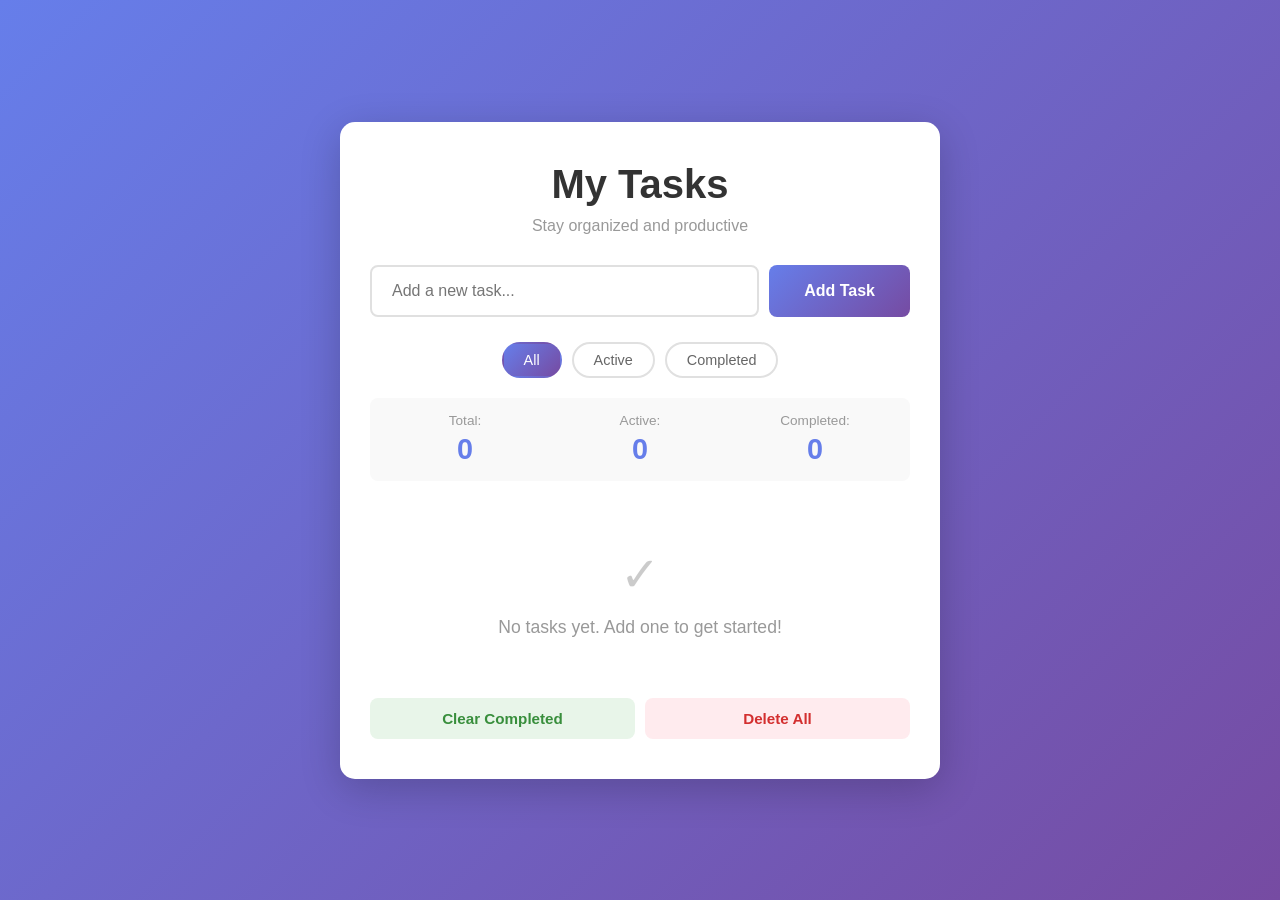
<file: todo-app/index.html>
<!DOCTYPE html>
<html lang="en">
<head>
    <meta charset="UTF-8">
    <meta name="viewport" content="width=device-width, initial-scale=1.0">
    <title>Todo List - Task Management</title>
    <link rel="stylesheet" href="styles.css">
</head>
<body>
    <div class="container">
        <div class="todo-wrapper">
            <header class="header">
                <h1>My Tasks</h1>
                <p class="subtitle">Stay organized and productive</p>
            </header>

            <div class="input-section">
                <input 
                    type="text" 
                    id="todoInput" 
                    class="todo-input" 
                    placeholder="Add a new task..."
                    autocomplete="off"
                >
                <button id="addBtn" class="add-btn">Add Task</button>
            </div>

            <div class="filter-section">
                <button class="filter-btn active" data-filter="all">All</button>
                <button class="filter-btn" data-filter="active">Active</button>
                <button class="filter-btn" data-filter="completed">Completed</button>
            </div>

            <div class="stats-section">
                <div class="stat">
                    <span class="stat-label">Total:</span>
                    <span class="stat-value" id="totalCount">0</span>
                </div>
                <div class="stat">
                    <span class="stat-label">Active:</span>
                    <span class="stat-value" id="activeCount">0</span>
                </div>
                <div class="stat">
                    <span class="stat-label">Completed:</span>
                    <span class="stat-value" id="completedCount">0</span>
                </div>
            </div>

            <ul id="todoList" class="todo-list"></ul>

            <div class="empty-state" id="emptyState">
                <div class="empty-icon">✓</div>
                <p>No tasks yet. Add one to get started!</p>
            </div>

            <div class="action-section">
                <button id="clearBtn" class="clear-btn">Clear Completed</button>
                <button id="deleteAllBtn" class="delete-all-btn">Delete All</button>
            </div>
        </div>
    </div>

    <script src="script.js"></script>
</body>
</html>
</file>
<file: todo-app/styles.css>
* {
    margin: 0;
    padding: 0;
    box-sizing: border-box;
}

body {
    font-family: 'Segoe UI', Tahoma, Geneva, Verdana, sans-serif;
    background: linear-gradient(135deg, #667eea 0%, #764ba2 100%);
    min-height: 100vh;
    padding: 20px;
    display: flex;
    justify-content: center;
    align-items: center;
}

.container {
    width: 100%;
    max-width: 600px;
}

.todo-wrapper {
    background: white;
    border-radius: 15px;
    box-shadow: 0 10px 40px rgba(0, 0, 0, 0.2);
    padding: 40px 30px;
    animation: slideUp 0.5s ease-out;
}

@keyframes slideUp {
    from {
        opacity: 0;
        transform: translateY(30px);
    }
    to {
        opacity: 1;
        transform: translateY(0);
    }
}

.header {
    text-align: center;
    margin-bottom: 30px;
}

.header h1 {
    color: #333;
    font-size: 2.5rem;
    margin-bottom: 10px;
    font-weight: 700;
}

.subtitle {
    color: #999;
    font-size: 1rem;
    font-weight: 400;
}

/* Input Section */
.input-section {
    display: flex;
    gap: 10px;
    margin-bottom: 25px;
}

.todo-input {
    flex: 1;
    padding: 15px 20px;
    border: 2px solid #e0e0e0;
    border-radius: 8px;
    font-size: 1rem;
    transition: border-color 0.3s, box-shadow 0.3s;
    font-family: inherit;
}

.todo-input:focus {
    outline: none;
    border-color: #667eea;
    box-shadow: 0 0 0 3px rgba(102, 126, 234, 0.1);
}

.add-btn {
    padding: 15px 35px;
    background: linear-gradient(135deg, #667eea 0%, #764ba2 100%);
    color: white;
    border: none;
    border-radius: 8px;
    font-size: 1rem;
    font-weight: 600;
    cursor: pointer;
    transition: transform 0.2s, box-shadow 0.2s;
    white-space: nowrap;
}

.add-btn:hover {
    transform: translateY(-2px);
    box-shadow: 0 5px 15px rgba(102, 126, 234, 0.4);
}

.add-btn:active {
    transform: translateY(0);
}

/* Filter Section */
.filter-section {
    display: flex;
    gap: 10px;
    margin-bottom: 20px;
    justify-content: center;
}

.filter-btn {
    padding: 8px 20px;
    border: 2px solid #e0e0e0;
    background: white;
    color: #666;
    border-radius: 20px;
    cursor: pointer;
    font-size: 0.9rem;
    font-weight: 500;
    transition: all 0.3s;
}

.filter-btn:hover {
    border-color: #667eea;
    color: #667eea;
}

.filter-btn.active {
    background: linear-gradient(135deg, #667eea 0%, #764ba2 100%);
    color: white;
    border-color: transparent;
}

/* Stats Section */
.stats-section {
    display: grid;
    grid-template-columns: repeat(3, 1fr);
    gap: 15px;
    margin-bottom: 25px;
    padding: 15px;
    background: #f9f9f9;
    border-radius: 8px;
}

.stat {
    text-align: center;
}

.stat-label {
    display: block;
    color: #999;
    font-size: 0.85rem;
    margin-bottom: 5px;
}

.stat-value {
    display: block;
    color: #667eea;
    font-size: 1.8rem;
    font-weight: 700;
}

/* Todo List */
.todo-list {
    list-style: none;
    margin-bottom: 20px;
}

.todo-item {
    display: flex;
    align-items: center;
    padding: 15px 20px;
    background: #f9f9f9;
    border-radius: 8px;
    margin-bottom: 10px;
    gap: 15px;
    transition: all 0.3s;
    animation: fadeIn 0.3s ease-out;
}

@keyframes fadeIn {
    from {
        opacity: 0;
        transform: translateX(-10px);
    }
    to {
        opacity: 1;
        transform: translateX(0);
    }
}

.todo-item:hover {
    background: #f0f0f0;
    transform: translateX(5px);
}

.todo-item.completed .todo-text {
    text-decoration: line-through;
    color: #999;
}

.checkbox {
    width: 24px;
    height: 24px;
    cursor: pointer;
    accent-color: #667eea;
}

.todo-text {
    flex: 1;
    color: #333;
    font-size: 1rem;
    word-break: break-word;
    transition: all 0.3s;
}

.todo-priority {
    padding: 4px 12px;
    border-radius: 20px;
    font-size: 0.75rem;
    font-weight: 600;
    text-transform: uppercase;
    letter-spacing: 0.5px;
}

.todo-priority.high {
    background: #ffebee;
    color: #d32f2f;
}

.todo-priority.medium {
    background: #fff3e0;
    color: #f57c00;
}

.todo-priority.low {
    background: #e8f5e9;
    color: #388e3c;
}

.delete-btn {
    padding: 6px 12px;
    background: #ff6b6b;
    color: white;
    border: none;
    border-radius: 6px;
    cursor: pointer;
    font-size: 0.85rem;
    transition: all 0.3s;
}

.delete-btn:hover {
    background: #ff5252;
    transform: scale(1.05);
}

.delete-btn:active {
    transform: scale(0.95);
}

/* Empty State */
.empty-state {
    text-align: center;
    padding: 40px 20px;
    color: #999;
    display: none;
}

.empty-state.show {
    display: block;
    animation: fadeIn 0.3s ease-out;
}

.empty-icon {
    font-size: 3rem;
    margin-bottom: 15px;
    opacity: 0.5;
}

.empty-state p {
    font-size: 1.1rem;
}

/* Action Section */
.action-section {
    display: flex;
    gap: 10px;
    margin-top: 20px;
}

.clear-btn,
.delete-all-btn {
    flex: 1;
    padding: 12px;
    border: none;
    border-radius: 8px;
    cursor: pointer;
    font-size: 0.95rem;
    font-weight: 600;
    transition: all 0.3s;
}

.clear-btn {
    background: #e8f5e9;
    color: #388e3c;
}

.clear-btn:hover {
    background: #c8e6c9;
}

.delete-all-btn {
    background: #ffebee;
    color: #d32f2f;
}

.delete-all-btn:hover {
    background: #ffcdd2;
}

/* Responsive Design */
@media (max-width: 600px) {
    .todo-wrapper {
        padding: 25px 20px;
    }

    .header h1 {
        font-size: 2rem;
    }

    .input-section {
        flex-direction: column;
    }

    .add-btn {
        width: 100%;
    }

    .filter-section {
        flex-wrap: wrap;
    }

    .stats-section {
        grid-template-columns: 1fr;
        gap: 10px;
    }

    .todo-item {
        flex-wrap: wrap;
    }

    .action-section {
        flex-direction: column;
    }

    .clear-btn,
    .delete-all-btn {
        width: 100%;
    }
}
</file>
